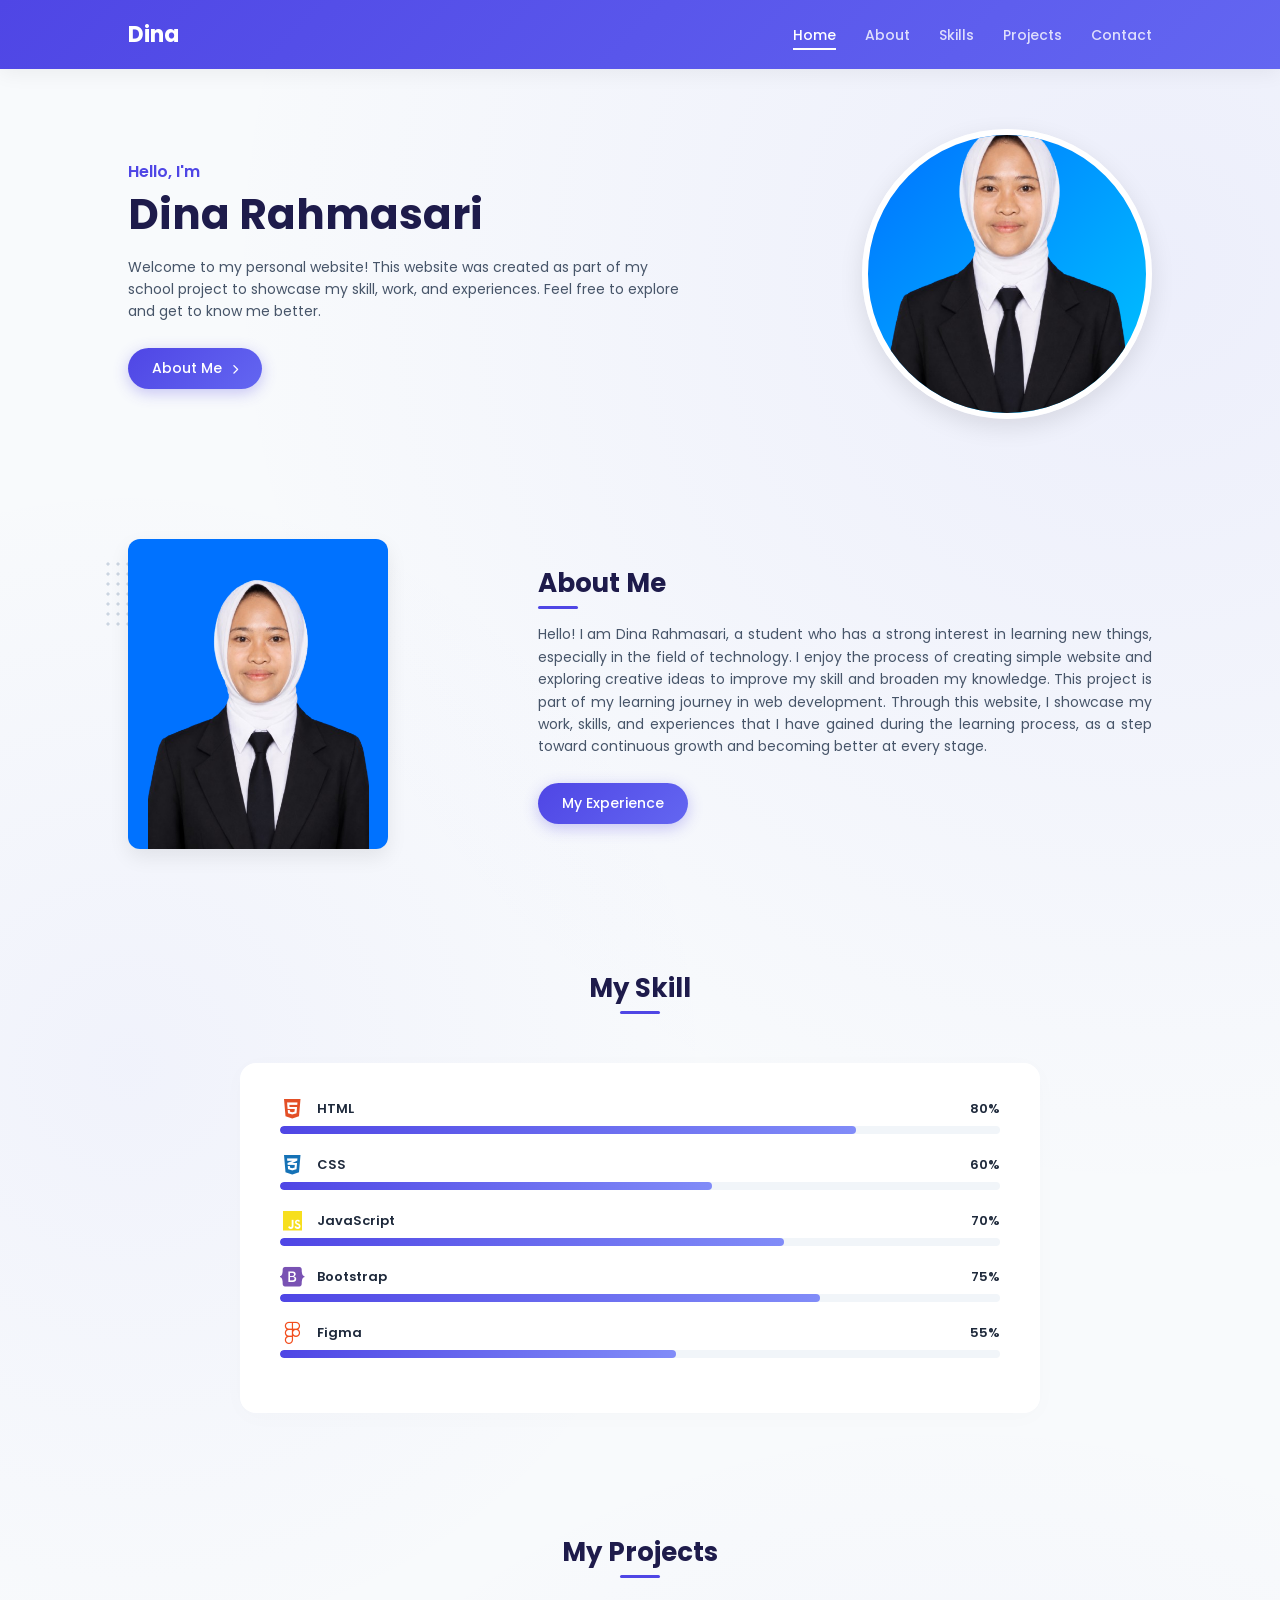
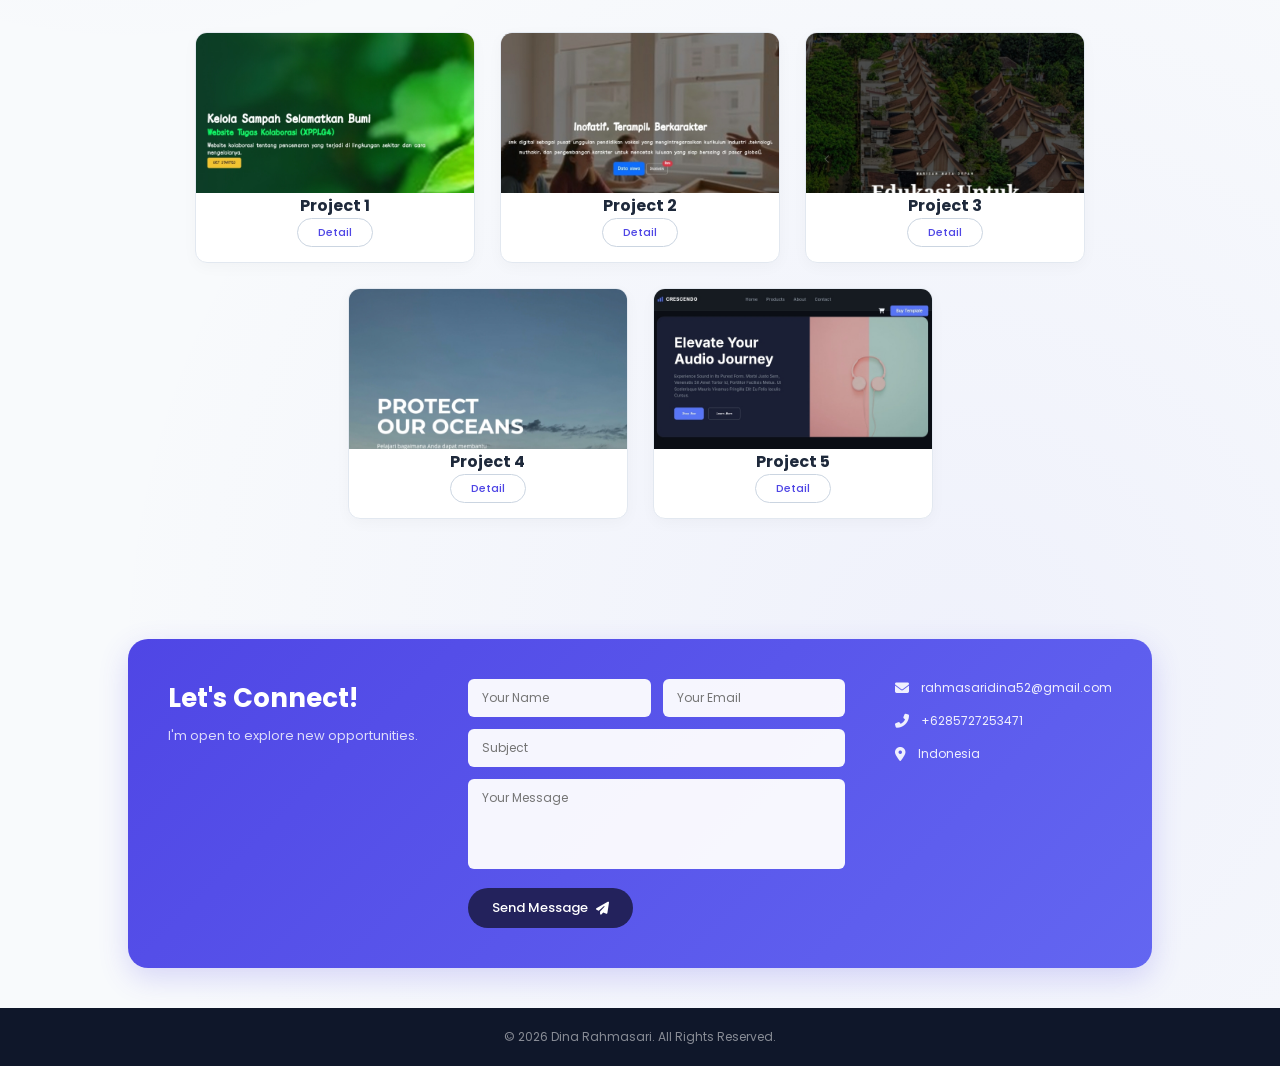
<file: index.html>
<!DOCTYPE html>
<html lang="id">
<head>
    <meta charset="UTF-8">
    <meta name="viewport" content="width=device-width, initial-scale=1.0">
    <title>Portofolio Dina Rahmasari</title>
    <link href="https://fonts.googleapis.com/css2?family=Poppins:wght@300;400;500;600;700&display=swap" rel="stylesheet">
    <link rel="stylesheet" href="https://cdnjs.cloudflare.com/ajax/libs/font-awesome/6.4.0/css/all.min.css">
    <link rel="stylesheet" href="style.css">
</head>
<body>

    <header>
        <div class="logo">Dina</div>
        <nav>
            <a href="#home" class="active">Home</a>
            <a href="#about">About</a>
            <a href="#skills">Skills</a>
            <a href="#projects">Projects</a>
            <a href="#contact">Contact</a>
        </nav>
    </header>

    <section class="hero" id="home">
        <div class="hero-text">
            <h3>Hello, I'm</h3>
            <h1>Dina Rahmasari</h1>
            <p>Welcome to my personal website! This website was created as part of my school project to showcase my skill, work, and experiences. Feel free to explore and get to know me better.</p>
            <a href="#about" class="btn">About Me <i class="fas fa-chevron-right"></i></a>
        </div>
        <div class="hero-img-container">
            <div class="hero-img">
                <img src="dinaa2.png">
            </div>
        </div>
    </section>

    <section class="about reveal" id="about">
        <div class="about-img-container">
            <img src="dinaa2.png" alt="Dina Profile">
        </div>
        <div class="about-text">
            <h2 class="section-title">About Me</h2>
            <p>Hello! I am Dina Rahmasari, a student who has a strong interest in learning new things, especially in the field of technology. I enjoy the process of creating simple website and exploring creative ideas to improve my skill and broaden my knowledge. This project is part of my learning journey in web development. Through this website, I showcase my work, skills, and experiences that I have gained during the learning process, as a step toward continuous growth and becoming better at every stage.</p>
            <a href="my experience.html" class="btn">My Experience</a>
        </div>
    </section>

    <section class="skills-section reveal" id="skills">
        <h2 class="section-title">My Skill</h2>
        <div class="skills-container">
            
            <div class="skill-bar">
                <div class="skill-info">
                    <i class="fab fa-html5"></i>
                    <span class="skill-name">HTML</span>
                    <span class="skill-percentage">80%</span>
                </div>
                <div class="progress-line"><span data-width="80%"></span></div>
            </div>

            <div class="skill-bar">
                <div class="skill-info">
                    <i class="fab fa-css3-alt"></i>
                    <span class="skill-name">CSS</span>
                    <span class="skill-percentage">60%</span>
                </div>
                <div class="progress-line"><span data-width="60%"></span></div>
            </div>

            <div class="skill-bar">
                <div class="skill-info">
                    <i class="fab fa-js"></i>
                    <span class="skill-name">JavaScript</span>
                    <span class="skill-percentage">70%</span>
                </div>
                <div class="progress-line"><span data-width="70%"></span></div>
            </div>

            <div class="skill-bar">
                <div class="skill-info">
                    <i class="fab fa-bootstrap"></i>
                    <span class="skill-name">Bootstrap</span>
                    <span class="skill-percentage">75%</span>
                </div>
                <div class="progress-line"><span data-width="75%"></span></div>
            </div>

            <div class="skill-bar">
                <div class="skill-info">
                    <i class="fab fa-figma"></i>
                    <span class="skill-name">Figma</span>
                    <span class="skill-percentage">55%</span>
                </div>
                <div class="progress-line"><span data-width="55%"></span></div>
            </div>

        </div>
    </section>

    <section class="projects-section reveal" id="projects">
    <h2 class="section-title">My Projects</h2>
    <div class="projects-grid">
        
        <div class="project-card">
            <div class="project-img">
                <img src="t1.jpg" alt="Portfolio Website">
            </div>
            <h4>Project 1</h4>
            <a href="https://rofiqifaizin-png.github.io/kelolasampah/" class="btn-detail">Detail</a>
        </div>

        <div class="project-card">
            <div class="project-img">
                <img src="t2 .jpg" alt="project 2">
            </div>
            <h4>Project 2</h4>
            <a href="https://dinarahmasari.github.io/Tugas-2b_Bootstrap/" class="btn-detail">Detail</a>
        </div>

        <div class="project-card">
            <div class="project-img">
                <img src="t3.jpg" alt="Dashboard UI">
            </div>
            <h4>Project 3</h4>
            <a href="https://dinarahmasari.github.io/Tugas3_Environment/" class="btn-detail">Detail</a>
        </div>

        <div class="project-card">
            <div class="project-img">
                <img src="t4.jpg" alt="E-Commerce UI">
            </div>
            <h4>Project 4</h4>
            <a href="https://dinarahmasari.github.io/Tugas4_laut/" class="btn-detail">Detail</a>
        </div>

        <div class="project-card">
            <div class="project-img">
                <img src="t5.jpg" alt="Todo App">
            </div>
            <h4>Project 5</h4>
            <a href="https://dinarahmasari.github.io/Tugas5_Gadged/" class="btn-detail">Detail</a>
        </div>

    </div>
</section>


    <section class="reveal" id="contact">
        <div class="contact-container">
            
            <div class="contact-left">
                <h2>Let's Connect!</h2>
                <p>I'm open to explore new opportunities.</p>
            </div>

            <form class="contact-form" onsubmit="event.preventDefault(); alert('Pesan berhasil terkirim!');">
                <div class="form-row">
                    <input type="text" placeholder="Your Name" required>
                    <input type="email" placeholder="Your Email" required>
                </div>
                <input type="text" placeholder="Subject" class="input-subject" required>
                <textarea placeholder="Your Message" required></textarea>
                <button type="submit" class="btn-submit">Send Message <i class="fas fa-paper-plane"></i></button>
            </form>

            <div class="contact-info">
                <div class="info-item">
                    <i class="fas fa-envelope"></i>
                    <span>rahmasaridina52@gmail.com</span>
                </div>
                <div class="info-item">
                    <i class="fas fa-phone-alt"></i>
                    <span>+6285727253471</span>
                </div>
                <div class="info-item">
                    <i class="fas fa-map-marker-alt"></i>
                    <span>Indonesia</span>
                </div>
            </div>

        </div>
    </section>

    <footer>
        &copy; 2026 Dina Rahmasari. All Rights Reserved.
    </footer>

    <script>
        // 1. Animasi Efek Muncul Perlahan saat Scroll (Scroll Reveal)
        function revealElements() {
            const reveals = document.querySelectorAll('.reveal');
            const windowHeight = window.innerHeight;
            
            reveals.forEach(reveal => {
                const elementTop = reveal.getBoundingClientRect().top;
                const elementVisible = 150; 
                
                if (elementTop < windowHeight - elementVisible) {
                    reveal.classList.add('active');
                    
                    // Trigger pengisian bar ketika section skill terbuka
                    if(reveal.id === 'skills') {
                        animateSkillBars();
                    }
                }
            });
        }

        // 2. Animasi Pengisian Bar Progress Keahlian
        function animateSkillBars() {
            const progressSpans = document.querySelectorAll('.progress-line span');
            progressSpans.forEach(span => {
                const targetWidth = span.getAttribute('data-width');
                span.style.width = targetWidth;
            });
        }

        window.addEventListener('scroll', revealElements);
        window.addEventListener('DOMContentLoaded', revealElements);

        // 3. Sistem Tracker Navigasi Menu Aktif Mengikuti Posisi Scroll Halaman
        const sections = document.querySelectorAll('section');
        const navLinks = document.querySelectorAll('nav a');

        window.addEventListener('scroll', () => {
            let current = '';
            sections.forEach(section => {
                const sectionTop = section.offsetTop;
                if (pageYOffset >= (sectionTop - 220)) {
                    current = section.getAttribute('id');
                }
            });

            navLinks.forEach(link => {
                link.classList.remove('active');
                if (link.getAttribute('href').includes(current)) {
                    link.classList.add('active');
                }
            });
        });
    </script>
</body>
</html>
</file>
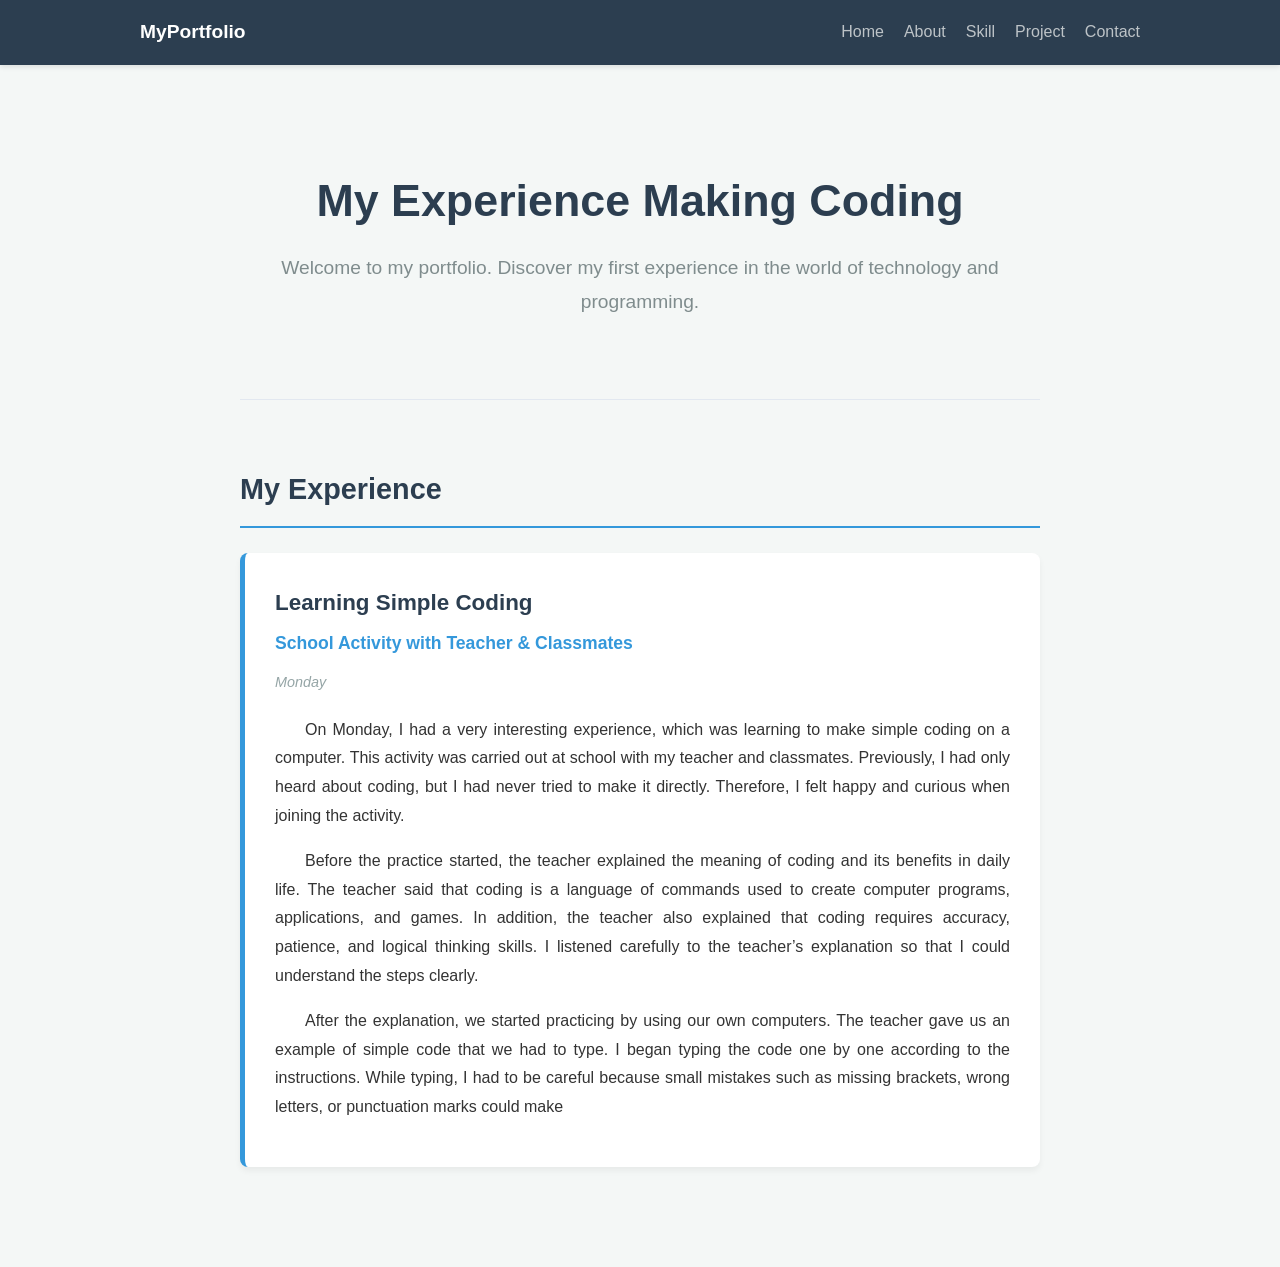
<file: my experience.html>
<!DOCTYPE html>
<html lang="en">
<head>
    <meta charset="UTF-8">
    <meta name="viewport" content="width=device-width, initial-scale=1.0">
    <title>My Coding Experience</title>
    <style>
        /* Gaya Umum */
        html {
            scroll-behavior: smooth;
        }
        
        body {
            font-family: 'Segoe UI', Tahoma, Geneva, Verdana, sans-serif;
            line-height: 1.8;
            margin: 0;
            padding: 0;
            background-color: #f4f7f6;
            color: #333;
        }

        /* Navbar Sticky */
        .navbar {
            position: fixed;
            top: 0;
            left: 0;
            width: 100%;
            background-color: #2c3e50;
            box-shadow: 0 2px 5px rgba(0,0,0,0.1);
            z-index: 1000;
        }

        .navbar-container {
            display: flex;
            justify-content: space-between;
            align-items: center;
            max-width: 1000px;
            margin: 0 auto;
            padding: 15px 20px;
        }

        .navbar-logo {
            color: #fff;
            font-size: 1.2rem;
            font-weight: bold;
            text-decoration: none;
        }

        .navbar-menu {
            list-style: none;
            margin: 0;
            padding: 0;
            display: flex;
        }

        .navbar-menu li {
            margin-left: 20px;
        }

        .navbar-menu a {
            color: #bdc3c7;
            text-decoration: none;
            font-size: 1rem;
            transition: color 0.3s;
            font-weight: 500;
        }

        .navbar-menu a:hover {
            color: #3498db;
        }

        /* Layout Utama */
        .container {
            max-width: 800px;
            margin: 0 auto;
            padding: 100px 20px 40px 20px;
        }

        /* Gaya Section */
        section {
            padding: 40px 0;
            border-bottom: 1px solid #e2e8f0;
        }

        section:last-of-type {
            border-bottom: none;
        }

        .section-title {
            font-size: 1.8rem;
            color: #2c3e50;
            border-bottom: 2px solid #3498db;
            padding-bottom: 10px;
            margin-bottom: 25px;
        }

        /* Home / Header */
        #home {
            text-align: center;
            padding: 60px 0;
        }

        #home h1 {
            margin: 0;
            font-size: 2.8rem;
            color: #2c3e50;
        }

        #home p {
            font-size: 1.2rem;
            color: #7f8c8d;
            margin-top: 10px;
        }

        /* Bagian Pengalaman */
        .experience-item {
            background: #fff;
            padding: 30px;
            margin-bottom: 20px;
            border-radius: 8px;
            box-shadow: 0 4px 6px rgba(0, 0, 0, 0.05);
            border-left: 5px solid #3498db;
        }

        .experience-role {
            font-size: 1.4rem;
            font-weight: bold;
            color: #2c3e50;
            margin: 0;
        }

        .experience-company {
            font-size: 1.1rem;
            color: #3498db;
            margin: 5px 0 10px 0;
            font-weight: 600;
        }

        .experience-date {
            font-size: 0.9rem;
            color: #95a5a6;
            margin-bottom: 20px;
            font-style: italic;
        }

        .story-text {
            text-align: justify;
            text-indent: 30px;
            margin-bottom: 15px;
        }

        /* Grid untuk Skill & Project */
        .grid {
            display: grid;
            grid-template-columns: repeat(auto-fit, minmax(200px, 1fr));
            gap: 20px;
        }

        .card {
            background: #fff;
            padding: 20px;
            border-radius: 8px;
            box-shadow: 0 4px 6px rgba(0, 0, 0, 0.05);
        }

        .card h3 {
            margin-top: 0;
            color: #2c3e50;
        }

        /* Footer & Contact */
        .contact-info {
            text-align: center;
            font-size: 1.1rem;
        }

        footer {
            text-align: center;
            margin-top: 60px;
            font-size: 0.9rem;
            color: #95a5a6;
        }
    </style>
</head>
<body>

    <nav class="navbar">
        <div class="navbar-container">
            <a href="#home" class="navbar-logo">MyPortfolio</a>
            <ul class="navbar-menu">
                <li><a href="index.html">Home</a></li>
                <li><a href="index.html">About</a></li>
                <li><a href="index.html">Skill</a></li>
                <li><a href="index.html">Project</a></li>
                <li><a href="index.html">Contact</a></li>
            </ul>
        </div>
    </nav>

    <div class="container">
        
        <section id="home">
            <h1>My Experience Making Coding</h1>
            <p>Welcome to my portfolio. Discover my first experience in the world of technology and programming.</p>
        </section>

        <section id="about">
            <h2 class="section-title">My Experience</h2>
            
            <div class="experience-item">
                <p class="experience-role">Learning Simple Coding</p>
                <div class="experience-company">School Activity with Teacher & Classmates</div>
                <div class="experience-date">Monday</div>
                
                <p class="story-text">On Monday, I had a very interesting experience, which was learning to make simple coding on a computer. This activity was carried out at school with my teacher and classmates. Previously, I had only heard about coding, but I had never tried to make it directly. Therefore, I felt happy and curious when joining the activity.</p>
                
                <p class="story-text">Before the practice started, the teacher explained the meaning of coding and its benefits in daily life. The teacher said that coding is a language of commands used to create computer programs, applications, and games. In addition, the teacher also explained that coding requires accuracy, patience, and logical thinking skills. I listened carefully to the teacher’s explanation so that I could understand the steps clearly.</p>
                
                <p class="story-text">After the explanation, we started practicing by using our own computers. The teacher gave us an example of simple code that we had to type. I began typing the code one by one according to the instructions. While typing, I had to be careful because small mistakes such as missing brackets, wrong letters, or punctuation marks could make
</file>
<file: style.css>
/* --- RESET & BASE STYLES --- */
* {
    margin: 0;
    padding: 0;
    box-sizing: border-box;
    font-family: 'Poppins', sans-serif;
    scroll-behavior: smooth;
}

body {
    background-color: #f8fafc;
    color: #1e293b;
    overflow-x: hidden;
    /* Efek lingkaran blur abstrak di latar belakang */
    background-image: 
        radial-gradient(circle at 90% 10%, rgba(99, 102, 241, 0.08) 0%, transparent 35%),
        radial-gradient(circle at 10% 40%, rgba(99, 102, 241, 0.05) 0%, transparent 30%),
        radial-gradient(circle at 75% 85%, rgba(99, 102, 241, 0.06) 0%, transparent 35%);
}

/* --- NAVBAR --- */
header {
    display: flex;
    justify-content: space-between;
    align-items: center;
    padding: 18px 10%;
    background: linear-gradient(135deg, #4f46e5, #6366f1);
    color: white;
    position: sticky;
    top: 0;
    z-index: 1000;
    box-shadow: 0 4px 20px rgba(0,0,0,0.06);
}

.logo {
    font-size: 22px;
    font-weight: 700;
}

nav a {
    color: rgba(255, 255, 255, 0.8);
    text-decoration: none;
    margin-left: 25px;
    font-weight: 500;
    font-size: 14px;
    transition: 0.3s ease;
    position: relative;
}

nav a:hover, nav a.active {
    color: white;
}

nav a::after {
    content: '';
    position: absolute;
    width: 0;
    height: 2px;
    bottom: -5px;
    left: 0;
    background-color: white;
    transition: 0.3s ease;
}

nav a:hover::after, nav a.active::after {
    width: 100%;
}

/* --- HERO SECTION --- */
.hero {
    display: flex;
    justify-content: space-between;
    align-items: center;
    padding: 60px 10%; /* Padding dikurangi agar tidak terlalu berjarak jauh */
    gap: 40px;
}

.hero-text {
    max-width: 55%;
    opacity: 0;
    transform: translateY(20px);
    animation: fadeInUp 0.8s forwards 0.2s;
}

.hero-text h3 {
    color: #4f46e5;
    font-size: 16px;
    font-weight: 600;
    margin-bottom: 6px;
}

.hero-text h1 {
    font-size: 42px;
    color: #1e1b4b;
    margin-bottom: 15px;
    line-height: 1.2;
}

.hero-text p {
    color: #475569;
    font-size: 14px;
    line-height: 1.6;
    margin-bottom: 25px;
}

.btn {
    display: inline-block;
    padding: 10px 24px;
    background: linear-gradient(135deg, #4f46e5, #6366f1);
    color: white;
    text-decoration: none;
    border-radius: 30px;
    font-weight: 500;
    font-size: 14px;
    box-shadow: 0 4px 15px rgba(79, 70, 229, 0.3);
    transition: 0.3s ease;
}

.btn i {
    font-size: 10px; 
    margin-left: 6px;
}

.btn:hover {
    transform: translateY(-2px);
    box-shadow: 0 6px 20px rgba(79, 70, 229, 0.5);
}

.hero-img-container {
    opacity: 0;
    transform: scale(0.9);
    animation: zoomIn 0.8s forwards 0.4s;
}

.hero-img {
    width: 290px;
    height: 290px;
    border-radius: 50%;
    background: linear-gradient(135deg, #0072ff, #00c6ff);
    display: flex;
    justify-content: center;
    align-items: flex-end;
    overflow: hidden;
    border: 6px solid white;
    box-shadow: 0 8px 25px rgba(0,0,0,0.1);
}

.hero-img img, .about-img-container img {
    width: 85%;
    height: auto;
    object-fit: cover;
}

/* --- ABOUT SECTION --- */
.about {
    display: flex;
    justify-content: space-between;
    align-items: center;
    padding: 60px 10%;
    gap: 50px;
}

.about-img-container {
    position: relative;
    background: #0072ff;
    width: 260px;
    height: 310px;
    border-radius: 12px;
    display: flex;
    justify-content: center;
    align-items: flex-end;
    box-shadow: 0 8px 20px rgba(0,0,0,0.08);
    flex-shrink: 0;
}

/* Memperbaiki titik hiasan agar rapi menggunakan teknik background radial modern */
.about-img-container::before {
    content: '';
    position: absolute;
    left: -25px;
    top: 20px;
    width: 50px;
    height: 70px;
    background-image: radial-gradient(#cbd5e1 20%, transparent 25%);
    background-size: 10px 10px;
    z-index: -1;
}

.about-text {
    max-width: 60%;
}

.section-title {
    font-size: 26px;
    color: #1e1b4b;
    margin-bottom: 20px;
    position: relative;
    display: inline-block;
}

.section-title::after {
    content: '';
    position: absolute;
    width: 40px;
    height: 3px;
    background-color: #4f46e5;
    bottom: -6px;
    left: 0;
    border-radius: 2px;
}

.about-text p {
    color: #475569;
    font-size: 14px;
    line-height: 1.6;
    margin-bottom: 25px;
    text-align: justify;
}

/* --- SKILLS SECTION --- */
.skills-section {
    padding: 60px 10%;
    text-align: center;
}

.skills-section .section-title::after {
    left: 50%;
    transform: translateX(-50%);
}

.skills-container {
    background: white;
    padding: 35px 40px;
    border-radius: 16px;
    box-shadow: 0 4px 25px rgba(0,0,0,0.02);
    max-width: 800px;
    margin: 35px auto 0 auto;
    text-align: left;
}

.skill-bar {
    margin-bottom: 20px;
}

.skill-info {
    display: flex;
    align-items: center;
    margin-bottom: 6px;
}

.skill-info i {
    font-size: 22px;
    margin-right: 12px;
    width: 25px;
    text-align: center;
}

.fa-html5 { color: #e34f26; }
.fa-css3-alt { color: #1572b6; }
.fa-js { color: #f7df1e; }
.fa-bootstrap { color: #7952b3; }
.fa-figma { color: #f24e1e; }

.skill-name {
    font-weight: 600;
    flex-grow: 1;
    font-size: 13px;
}

.skill-percentage {
    font-weight: 600;
    font-size: 13px;
}

.progress-line {
    height: 8px;
    width: 100%;
    background: #f1f5f9;
    border-radius: 10px;
    overflow: hidden;
}

.progress-line span {
    height: 100%;
    background: linear-gradient(90deg, #4f46e5, #818cf8);
    display: block;
    border-radius: 10px;
    width: 0;
    transition: width 1.5s cubic-bezier(0.1, 0.8, 0.3, 1);
}

/* --- PROJECTS SECTION --- */
.projects-section {
    padding: 60px 10%;
    text-align: center;
}

.projects-section .section-title::after {
    left: 50%;
    transform: translateX(-50%);
}

.projects-grid {
    display: flex;
    flex-wrap: wrap;
    justify-content: center;
    gap: 25px;
    margin-top: 40px;
}

.project-card {
    background: white;
    width: 280px;
    border-radius: 12px;
    overflow: hidden;
    box-shadow: 0 4px 15px rgba(0,0,0,0.03);
    transition: 0.3s ease;
    border: 1px solid #e2e8f0;
    padding-bottom: 15px;
}

.project-card:hover {
    transform: translateY(-8px);
    box-shadow: 0 12px 25px rgba(0,0,0,0.08);
}
.project-img {
    width: 100%;
    height: 160px; /* Menentukan tinggi area foto */
    background: #f1f5f9; /* Background dasar jika gambar gagal loading */
    display: flex;
    align-items: center;
    justify-content: center;
    overflow: hidden; /* Memotong bagian gambar yang keluar dari batas kartu */
    position: relative;
}

/* Mengatur foto di dalam proyek agar memenuhi kotak (Full) */
.project-img img {
    width: 100%;
    height: 100%;
    object-fit: cover; /* Fitur utama agar gambar full tanpa merusak rasio foto */
    display: block;
}


.btn-detail {
    display: inline-block;
    padding: 5px 20px;
    border: 1px solid #cbd5e1;
    border-radius: 20px;
    text-decoration: none;
    color: #4f46e5;
    font-size: 11px;
    font-weight: 500;
    transition: 0.3s ease;
}

.btn-detail:hover {
    background: #4f46e5;
    color: white;
    border-color: #4f46e5;
}

/* --- CONTACT SECTION --- */
.contact-container {
    margin: 60px 10% 40px 10%;
    background: linear-gradient(135deg, #4f46e5, #6366f1);
    border-radius: 20px;
    padding: 40px;
    color: white;
    display: flex;
    justify-content: space-between;
    align-items: flex-start;
    box-shadow: 0 10px 30px rgba(79, 70, 229, 0.2);
}

.contact-left {
    max-width: 30%;
}

.contact-left h2 {
    font-size: 26px;
    margin-bottom: 8px;
}

.contact-left p {
    color: rgba(255,255,255,0.8);
    font-size: 13px;
    margin-bottom: 20px;
}

.social-icons a {
    color: white;
    font-size: 15px;
    margin-right: 10px;
    width: 36px;
    height: 36px;
    border: 1px solid rgba(255,255,255,0.3);
    border-radius: 50%;
    display: inline-flex;
    justify-content: center;
    align-items: center;
    text-decoration: none;
    transition: 0.3s ease;
}

.social-icons a:hover {
    background: white;
    color: #4f46e5;
    transform: scale(1.1);
}

.contact-form {
    max-width: 40%;
    flex-grow: 1;
    margin: 0 30px;
}

.form-row {
    display: flex;
    gap: 12px;
    margin-bottom: 12px;
}

.contact-form input, .contact-form textarea {
    width: 100%;
    padding: 10px 14px;
    border-radius: 6px;
    border: none;
    outline: none;
    background: rgba(255, 255, 255, 0.95);
    font-size: 12px;
    color: #1e293b;
}

.input-subject {
    margin-bottom: 12px;
}

.contact-form textarea {
    height: 90px;
    resize: none;
    margin-bottom: 12px;
}

.btn-submit {
    background: #23225c;
    color: white;
    border: none;
    padding: 10px 24px;
    border-radius: 25px;
    cursor: pointer;
    font-weight: 500;
    font-size: 13px;
    display: flex;
    align-items: center;
    gap: 8px;
    transition: 0.3s ease;
}

.btn-submit:hover {
    background: #12103b;
    transform: translateY(-2px);
}

.contact-info {
    max-width: 25%;
}

.info-item {
    display: flex;
    align-items: center;
    margin-bottom: 15px;
    font-size: 12px;
    color: rgba(255,255,255,0.9);
}

.info-item i {
    margin-right: 12px;
    font-size: 14px;
}

/* --- FOOTER --- */
footer {
    text-align: center;
    padding: 20px;
    background-color: #0f172a;
    color: rgba(255,255,255,0.5);
    font-size: 12px;
}

/* --- ANIMATIONS KEYS --- */
@keyframes fadeInUp {
    to {
        opacity: 1;
        transform: translateY(0);
    }
}

@keyframes zoomIn {
    to {
        opacity: 1;
        transform: scale(1);
    }
}

.reveal {
    opacity: 0;
    transform: translateY(30px);
    transition: all 0.8s ease;
}

.reveal.active {
    opacity: 1;
    transform: translateY(0);
}

/* --- RESPONSIVE DESIGN (MOBILE FRIENDLY) --- */
@media (max-width: 968px) {
    header { padding: 15px 5%; }
    .hero, .about { flex-direction: column; text-align: center; padding: 40px 5%; gap: 20px; }
    .hero-text, .about-text { max-width: 100%; margin-bottom: 20px; }
    .about-text .section-title::after { left: 50%; transform: translateX(-50%); }
    .contact-container { flex-direction: column; gap: 30px; padding: 25px 15px; margin: 30px 5%; }
    .contact-left, .contact-form, .contact-info { max-width: 100%; width: 100%; margin: 0; }
}
</file>
